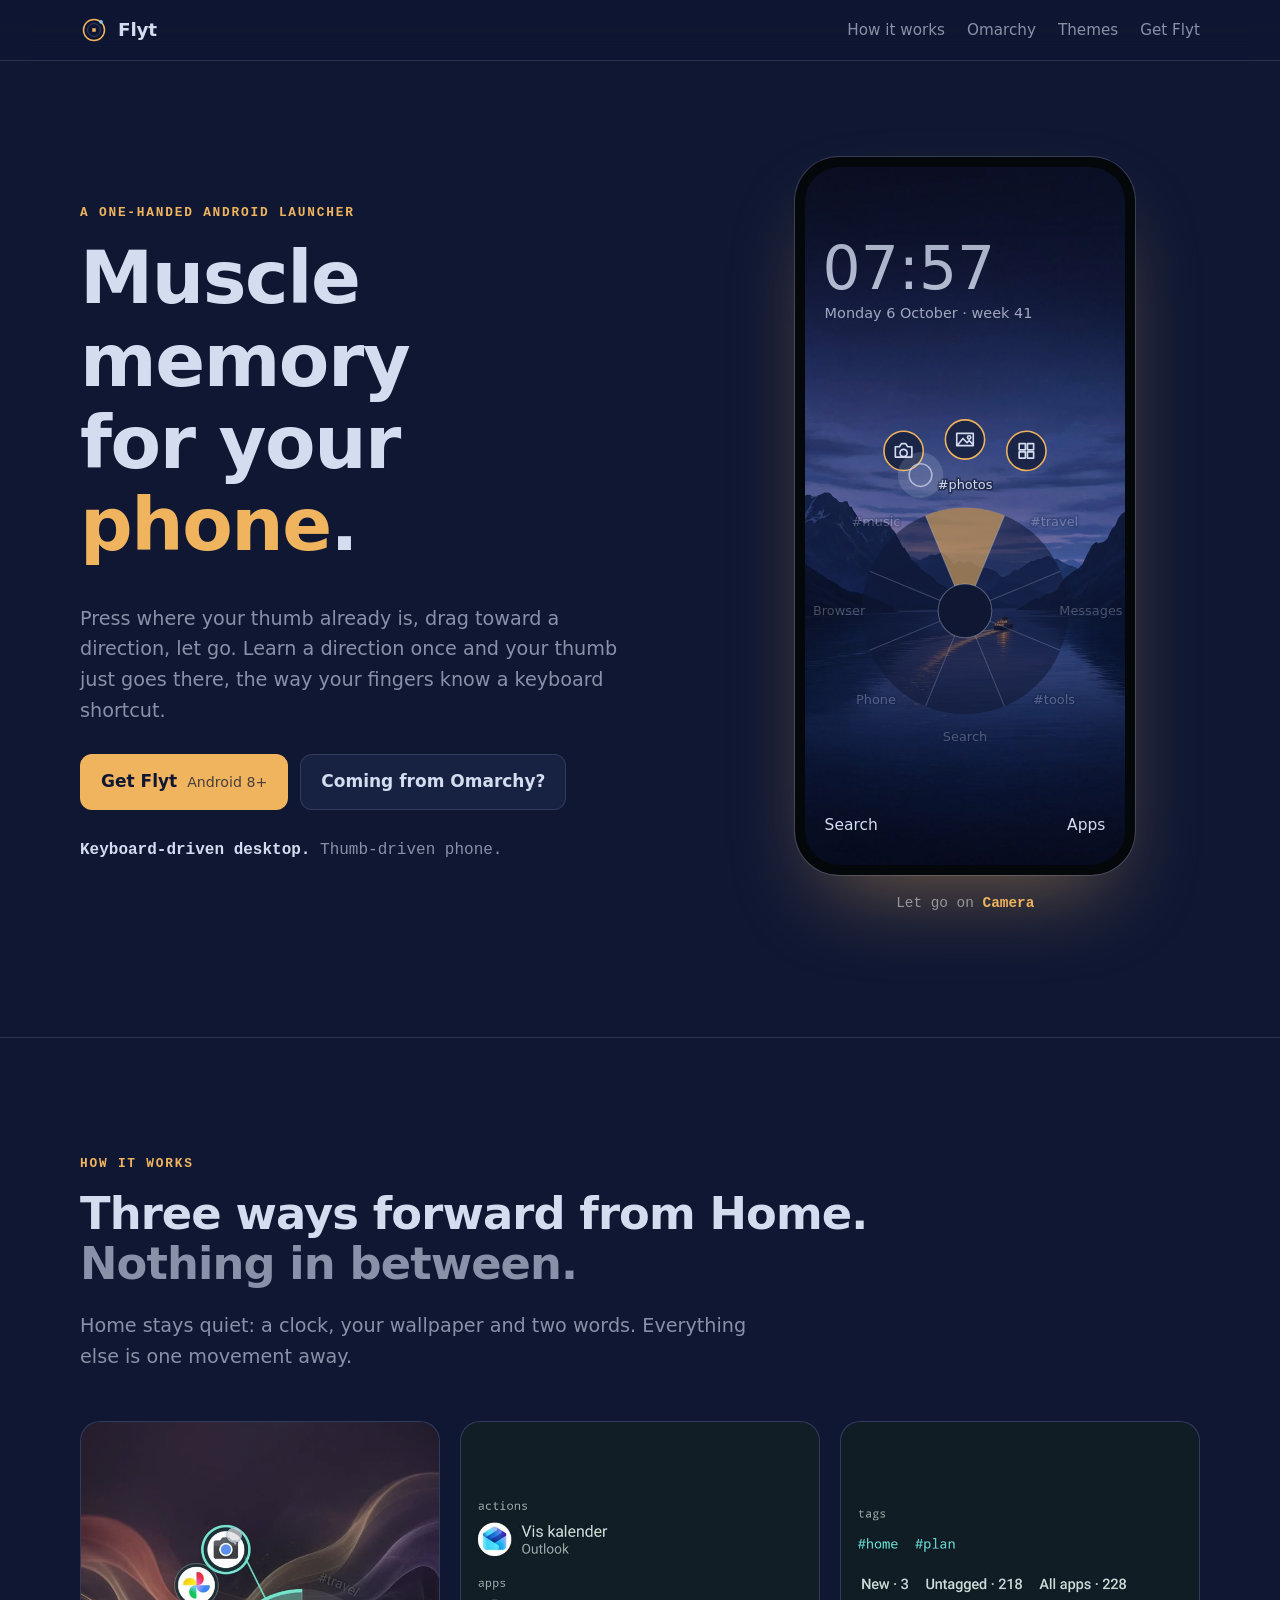
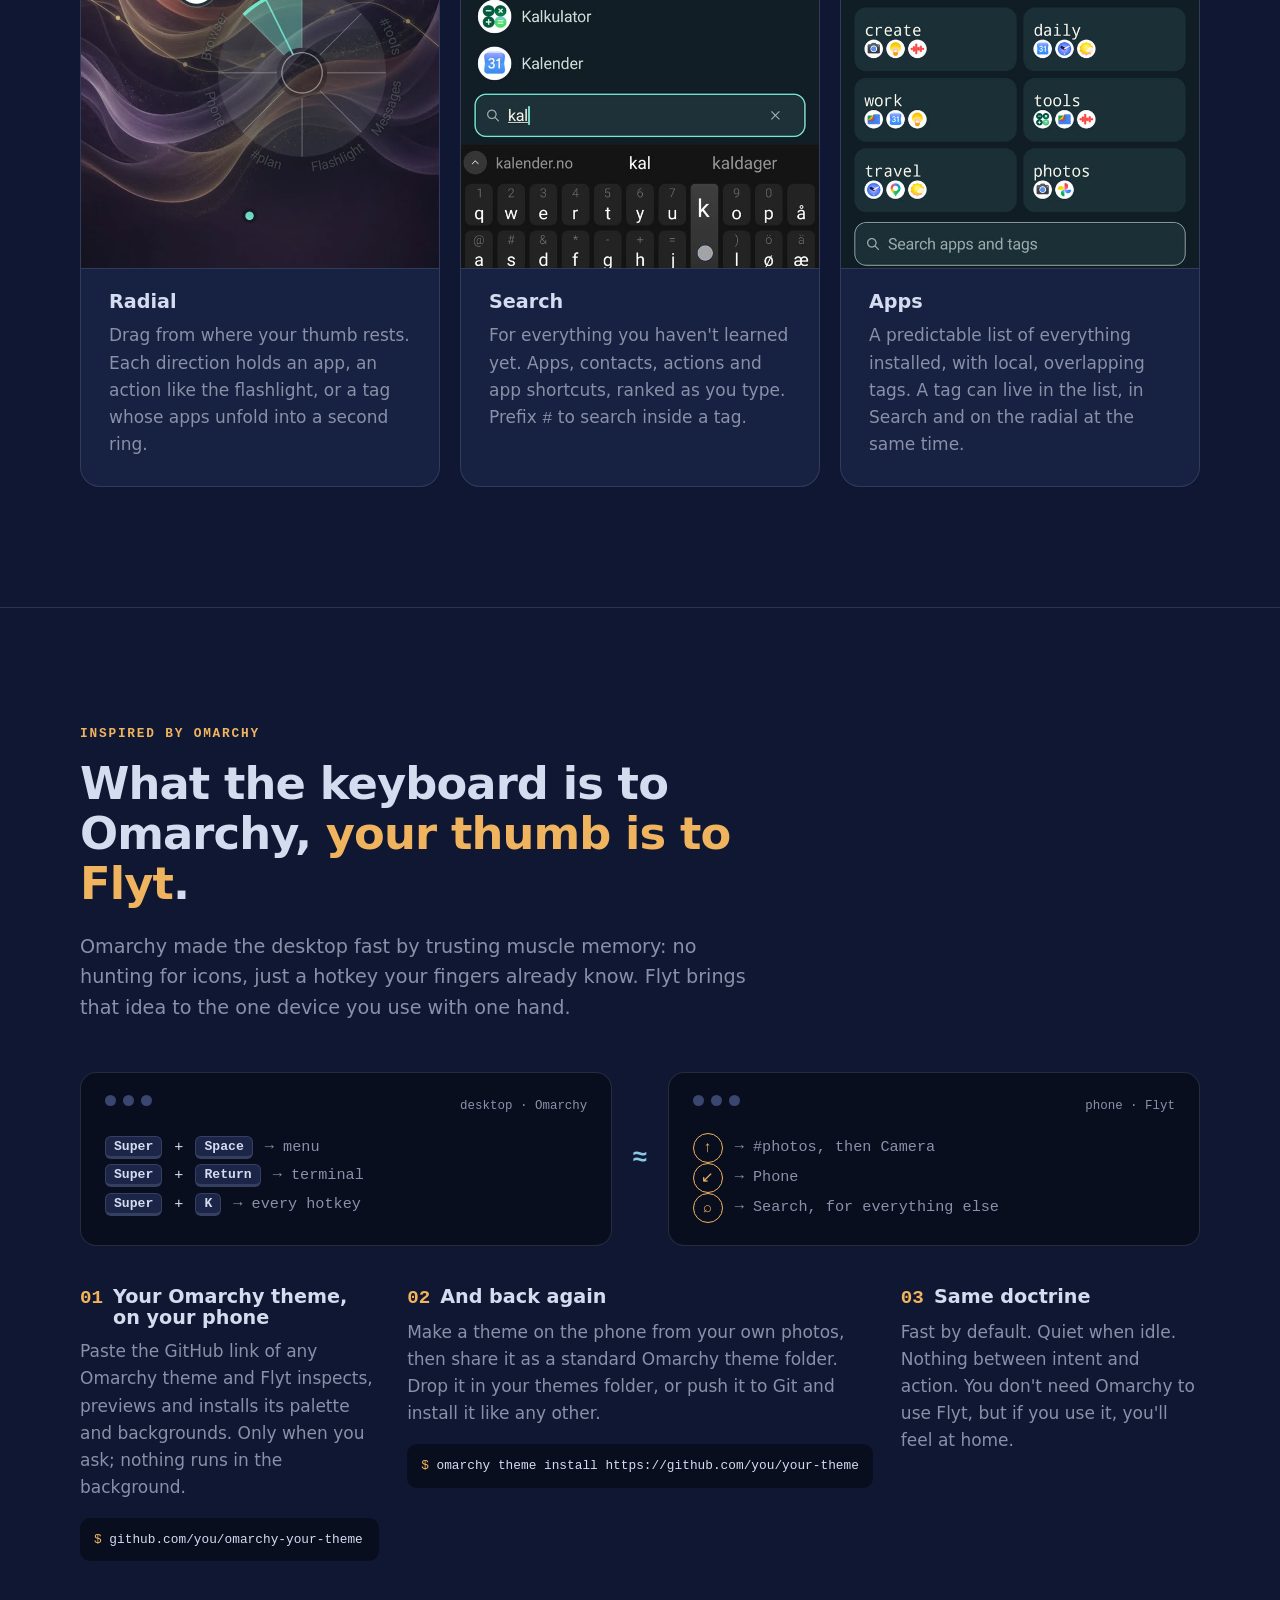
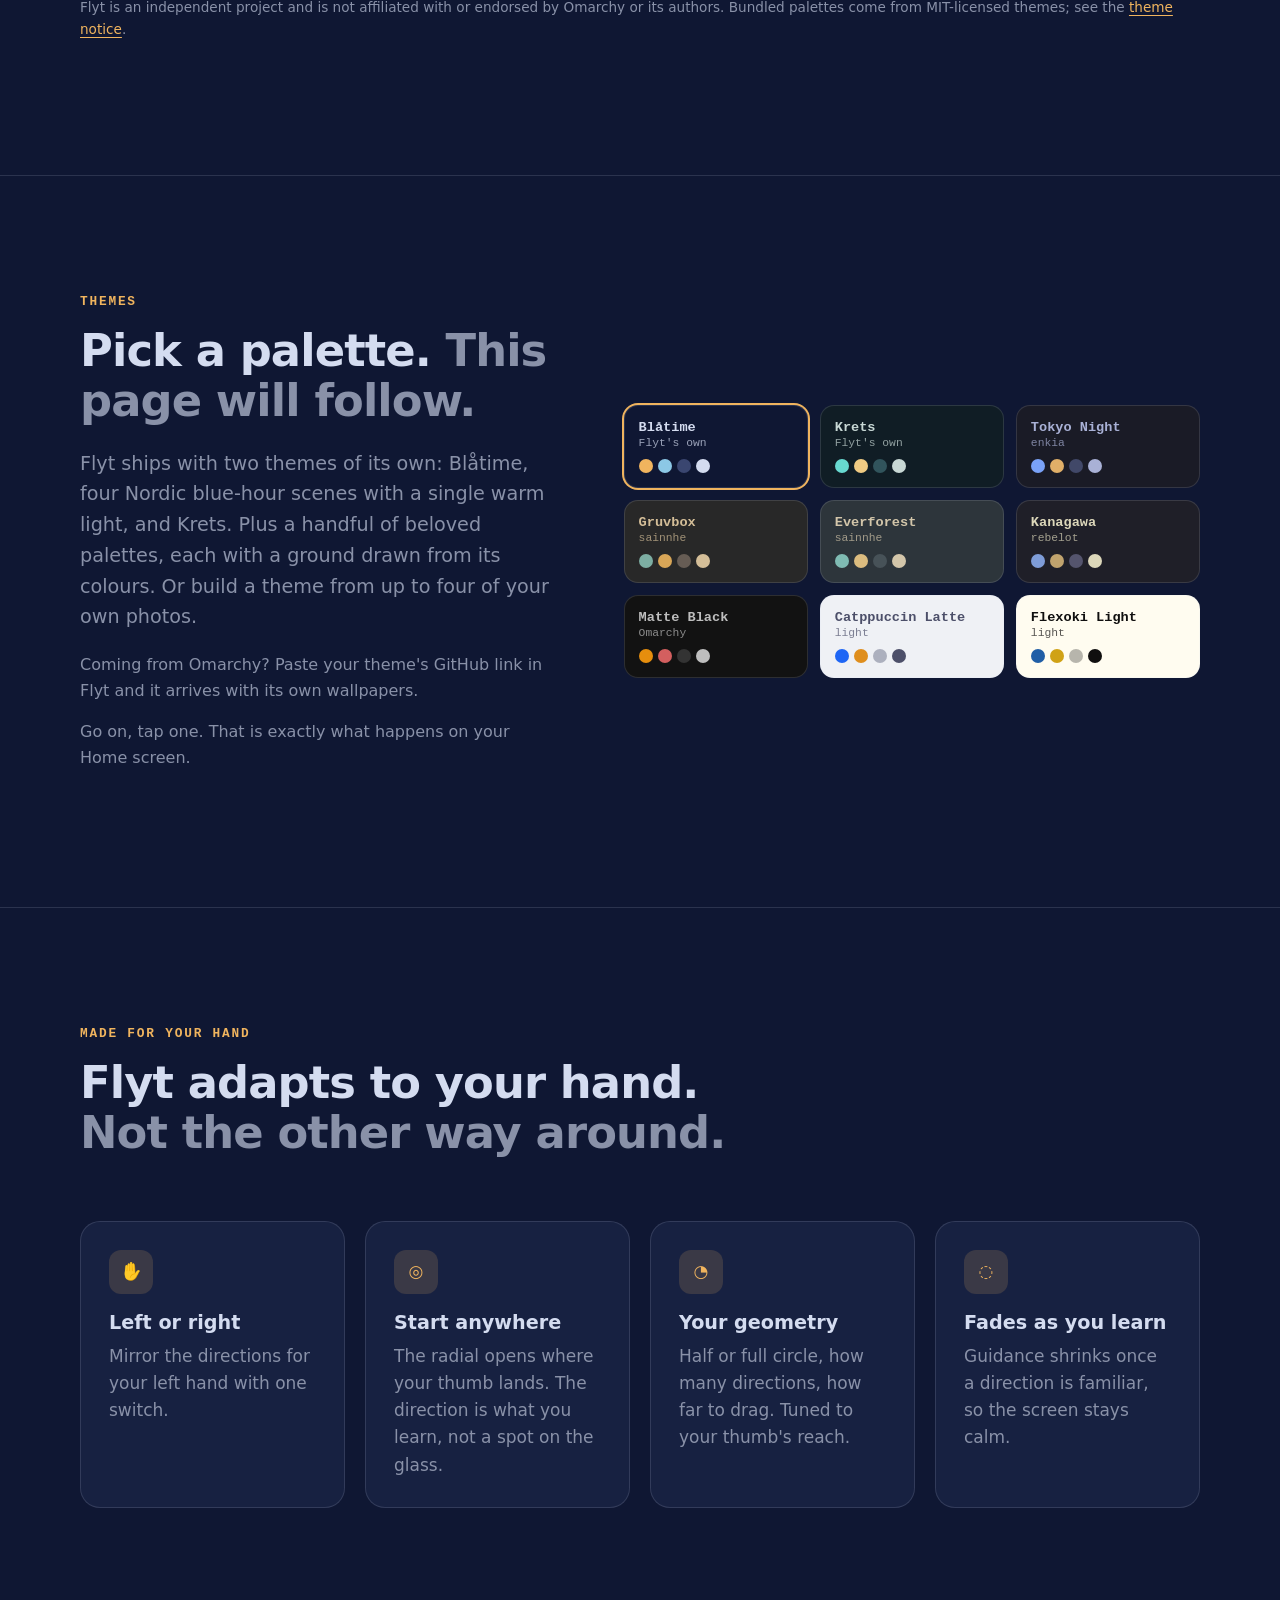
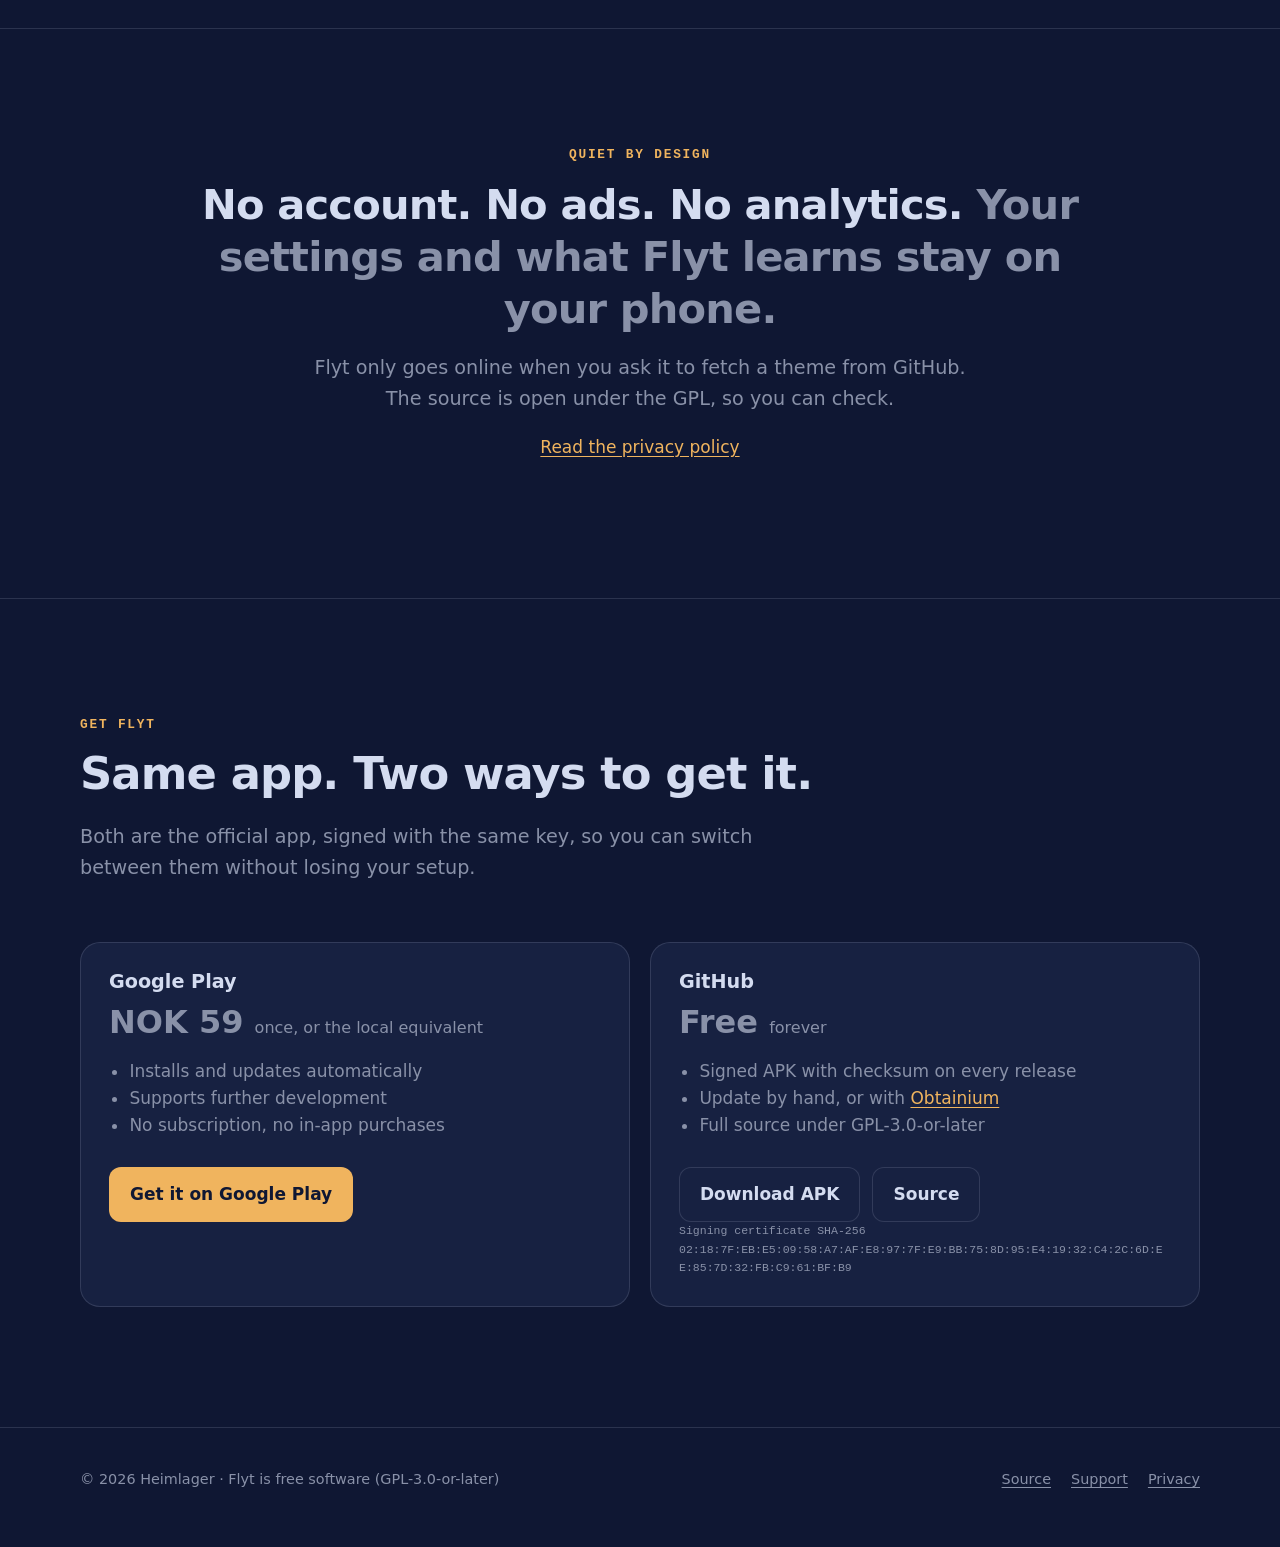
<file: index.html>
<!doctype html>
<html lang="en">
<head>
<meta charset="utf-8">
<meta name="viewport" content="width=device-width, initial-scale=1">
<title>Flyt — muscle memory for your phone</title>
<meta name="description" content="Flyt is a calm, one-handed Android launcher. Learn a direction once, then your thumb just goes there. Works with Omarchy themes. No account, ads or analytics.">
<meta name="theme-color" content="#0f1733">
<meta property="og:title" content="Flyt — muscle memory for your phone">
<meta property="og:description" content="What the keyboard is to Omarchy, your thumb is to Flyt. A calm, one-handed Android launcher.">
<meta property="og:type" content="website">
<link rel="icon" href="img/icon.svg" type="image/svg+xml">
<link rel="stylesheet" href="style.css">
</head>
<body>

<header class="nav">
  <div class="wrap">
    <a class="brand" href="./" aria-label="Flyt home">
      <svg viewBox="0 0 48 48" aria-hidden="true"><circle cx="24" cy="24" r="18" fill="none" stroke="var(--accent)" stroke-width="2.6"/><circle cx="24" cy="24" r="11" fill="none" stroke="var(--muted)" stroke-width="1.6"/><circle cx="36" cy="10" r="3.2" fill="var(--warm)"/><rect x="21" y="21" width="6" height="6" fill="var(--accent)"/></svg>
      Flyt
    </a>
    <nav>
      <a href="#how">How it works</a>
      <a href="#omarchy">Omarchy</a>
      <a href="#themes">Themes</a>
      <a class="cta-link" href="#get">Get Flyt</a>
    </nav>
  </div>
</header>

<main>
<section class="hero">
  <div class="wrap">
    <div>
      <span class="eyebrow">A one-handed Android launcher</span>
      <h1>Muscle memory<br>for your <span class="accent">phone</span>.</h1>
      <p class="lead">Press where your thumb already is, drag toward a direction, let go. Learn a direction once and your thumb just goes there, the way your fingers know a keyboard shortcut.</p>
      <div class="buttons">
        <a class="btn primary" href="#get">Get Flyt <small>Android 8+</small></a>
        <a class="btn" href="#omarchy">Coming from Omarchy?</a>
      </div>
      <p class="tagline"><b>Keyboard-driven desktop.</b> Thumb-driven phone.</p>
    </div>
    <div>
      <div class="phone" aria-label="Animation: a thumb opens Flyt's radial menu on the home screen, drags toward a tag, and its apps unfold in a second ring" role="img">
        <div class="screen">
          <svg id="demo" viewBox="0 0 320 676" preserveAspectRatio="xMidYMid slice" aria-hidden="true">
            <text x="22" y="118" style="fill:var(--fg);font:300 58px var(--sans)">07:57</text>
            <text x="24" y="146" style="fill:var(--fg);opacity:.85;font:400 14px var(--sans)">Monday 6 October · week 41</text>
            <text x="24" y="642" style="fill:var(--fg);font:500 15px var(--sans)">Search</text>
            <text x="296" y="642" text-anchor="end" style="fill:var(--fg);font:500 15px var(--sans)">Apps</text>
            <g id="radial"></g>
            <g id="toast" opacity="0">
              <rect x="95" y="560" width="130" height="34" rx="17" style="fill:var(--bg2);stroke:var(--accent)"/>
              <text id="toastText" x="160" y="582" text-anchor="middle" style="fill:var(--fg);font:500 13px var(--mono)"></text>
            </g>
            <g id="thumb" opacity="0">
              <circle r="22" style="fill:var(--fg);opacity:.16"/>
              <circle r="11" style="fill:none;stroke:var(--fg);stroke-width:1.5;opacity:.7"/>
            </g>
          </svg>
        </div>
      </div>
      <p class="caption" id="caption" aria-live="off">Press where your thumb rests</p>
    </div>
  </div>
</section>

<section id="how">
  <div class="wrap">
    <span class="eyebrow">How it works</span>
    <h2>Three ways forward from Home.<br><span style="color:var(--dim)">Nothing in between.</span></h2>
    <p class="lead">Home stays quiet: a clock, your wallpaper and two words. Everything else is one movement away.</p>
    <div class="ways">
      <article class="card">
        <div class="shot"><video src="media/radial.mp4" poster="media/radial-poster.jpg" autoplay muted loop playsinline aria-label="Screen recording: dragging toward #photos unfolds Camera and Photos, then letting go on Camera"></video></div>
        <h3>Radial</h3>
        <p>Drag from where your thumb rests. Each direction holds an app, an action like the flashlight, or a tag whose apps unfold into a second ring.</p>
      </article>
      <article class="card">
        <div class="shot"><video src="media/search.mp4" poster="media/search-poster.jpg" autoplay muted loop playsinline aria-label="Screen recording: Search shows tag chips and recent apps; typing kal finds the calculator"></video></div>
        <h3>Search</h3>
        <p>For everything you haven't learned yet. Apps, contacts, actions and app shortcuts, ranked as you type. Prefix <span class="mono">#</span> to search inside a tag.</p>
      </article>
      <article class="card">
        <div class="shot"><img src="media/apps.jpg" alt="The Apps screen with tag chips and six tag slots, each showing its apps" loading="lazy"></div>
        <h3>Apps</h3>
        <p>A predictable list of everything installed, with local, overlapping tags. A tag can live in the list, in Search and on the radial at the same time.</p>
      </article>
    </div>
  </div>
</section>

<section id="omarchy" class="omarchy">
  <div class="wrap">
    <span class="eyebrow">Inspired by Omarchy</span>
    <h2>What the keyboard is to Omarchy, <span class="accent">your thumb is to Flyt</span>.</h2>
    <p class="lead">Omarchy made the desktop fast by trusting muscle memory: no hunting for icons, just a hotkey your fingers already know. Flyt brings that idea to the one device you use with one hand.</p>

    <div class="versus">
      <div class="term">
        <div class="title"><i></i><i></i><i></i><span>desktop · Omarchy</span></div>
        <div class="row"><kbd>Super</kbd>+<kbd>Space</kbd><span class="to">→ menu</span></div>
        <div class="row"><kbd>Super</kbd>+<kbd>Return</kbd><span class="to">→ terminal</span></div>
        <div class="row"><kbd>Super</kbd>+<kbd>K</kbd><span class="to">→ every hotkey</span></div>
      </div>
      <div class="eq" aria-hidden="true">≈</div>
      <div class="term">
        <div class="title"><i></i><i></i><i></i><span>phone · Flyt</span></div>
        <div class="row"><span class="dir">↑</span><span class="to">→ #photos, then Camera</span></div>
        <div class="row"><span class="dir">↙</span><span class="to">→ Phone</span></div>
        <div class="row"><span class="dir">⌕</span><span class="to">→ Search, for everything else</span></div>
      </div>
    </div>

    <div class="points">
      <div>
        <h3><span class="accent mono">01</span> Your Omarchy theme, on your phone</h3>
        <p>Paste the GitHub link of any Omarchy theme and Flyt inspects, previews and installs its palette and backgrounds. Only when you ask; nothing runs in the background.</p>
        <span class="cmd">github.com/you/omarchy-your-theme</span>
      </div>
      <div>
        <h3><span class="accent mono">02</span> And back again</h3>
        <p>Make a theme on the phone from your own photos, then share it as a standard Omarchy theme folder. Drop it in your themes folder, or push it to Git and install it like any other.</p>
        <span class="cmd">omarchy theme install https://github.com/you/your-theme</span>
      </div>
      <div>
        <h3><span class="accent mono">03</span> Same doctrine</h3>
        <p>Fast by default. Quiet when idle. Nothing between intent and action. You don't need Omarchy to use Flyt, but if you use it, you'll feel at home.</p>
      </div>
    </div>
    <p class="fine">Flyt is an independent project and is not affiliated with or endorsed by Omarchy or its authors. Bundled palettes come from MIT-licensed themes; see the <a href="https://github.com/r4bi3s/flyt/blob/main/app/src/main/assets/themes/NOTICE.txt">theme notice</a>.</p>
  </div>
</section>

<section id="themes" class="themes">
  <div class="wrap">
    <div>
      <span class="eyebrow">Themes</span>
      <h2>Pick a palette. <span style="color:var(--dim)">This page will follow.</span></h2>
      <p class="lead">Flyt ships with two themes of its own: Blåtime, four Nordic blue-hour scenes with a single warm light, and Krets. Plus a handful of beloved palettes, each with a ground drawn from its colours. Or build a theme from up to four of your own photos.</p>
      <p class="lead" style="font-size:1rem">Coming from Omarchy? Paste your theme's GitHub link in Flyt and it arrives with its own wallpapers.</p>
      <p class="lead" style="font-size:1rem">Go on, tap one. That is exactly what happens on your Home screen.</p>
    </div>
    <div class="swatches" id="swatches" role="group" aria-label="Preview this page in a Flyt theme"></div>
  </div>
</section>

<section class="hand">
  <div class="wrap">
    <div class="intro">
      <span class="eyebrow">Made for your hand</span>
      <h2>Flyt adapts to your hand.<br><span style="color:var(--dim)">Not the other way around.</span></h2>
    </div>
    <article class="card"><div class="glyph" aria-hidden="true">✋</div><h3>Left or right</h3><p>Mirror the directions for your left hand with one switch.</p></article>
    <article class="card"><div class="glyph" aria-hidden="true">◎</div><h3>Start anywhere</h3><p>The radial opens where your thumb lands. The direction is what you learn, not a spot on the glass.</p></article>
    <article class="card"><div class="glyph" aria-hidden="true">◔</div><h3>Your geometry</h3><p>Half or full circle, how many directions, how far to drag. Tuned to your thumb's reach.</p></article>
    <article class="card"><div class="glyph" aria-hidden="true">◌</div><h3>Fades as you learn</h3><p>Guidance shrinks once a direction is familiar, so the screen stays calm.</p></article>
  </div>
</section>

<section class="quiet">
  <div class="wrap">
    <span class="eyebrow">Quiet by design</span>
    <p class="big">No account. No ads. No analytics. <span>Your settings and what Flyt learns stay on your phone.</span></p>
    <p class="lead" style="margin-inline:auto">Flyt only goes online when you ask it to fetch a theme from GitHub. The source is open under the GPL, so you can check.</p>
    <p><a href="privacy.html">Read the privacy policy</a></p>
  </div>
</section>

<section id="get" class="get">
  <div class="wrap">
    <div class="intro">
      <span class="eyebrow">Get Flyt</span>
      <h2>Same app. Two ways to get it.</h2>
      <p class="lead">Both are the official app, signed with the same key, so you can switch between them without losing your setup.</p>
    </div>
    <article class="card">
      <h3>Google Play</h3>
      <p class="price">NOK 59 <small>once, or the local equivalent</small></p>
      <ul>
        <li>Installs and updates automatically</li>
        <li>Supports further development</li>
        <li>No subscription, no in-app purchases</li>
      </ul>
      <div class="buttons"><a class="btn primary" href="https://play.google.com/store/apps/details?id=no.heimflyt.launcher">Get it on Google Play</a></div>
    </article>
    <article class="card">
      <h3>GitHub</h3>
      <p class="price">Free <small>forever</small></p>
      <ul>
        <li>Signed APK with checksum on every release</li>
        <li>Update by hand, or with <a href="https://github.com/ImranR98/Obtainium">Obtainium</a></li>
        <li>Full source under GPL-3.0-or-later</li>
      </ul>
      <div class="buttons"><a class="btn" href="https://github.com/r4bi3s/flyt/releases/latest">Download APK</a><a class="btn" href="https://github.com/r4bi3s/flyt">Source</a></div>
      <p class="fp">Signing certificate SHA-256<br>02:18:7F:EB:E5:09:58:A7:AF:E8:97:7F:E9:BB:75:8D:95:E4:19:32:C4:2C:6D:EE:85:7D:32:FB:C9:61:BF:B9</p>
    </article>
  </div>
</section>
</main>

<footer>
  <div class="wrap">
    <span>© 2026 Heimlager · Flyt is free software (GPL-3.0-or-later)</span>
    <nav>
      <a href="https://github.com/r4bi3s/flyt">Source</a>
      <a href="https://github.com/r4bi3s/flyt/issues">Support</a>
      <a href="privacy.html">Privacy</a>
    </nav>
  </div>
</footer>

<script src="flyt.js"></script>
</body>
</html>
</file>
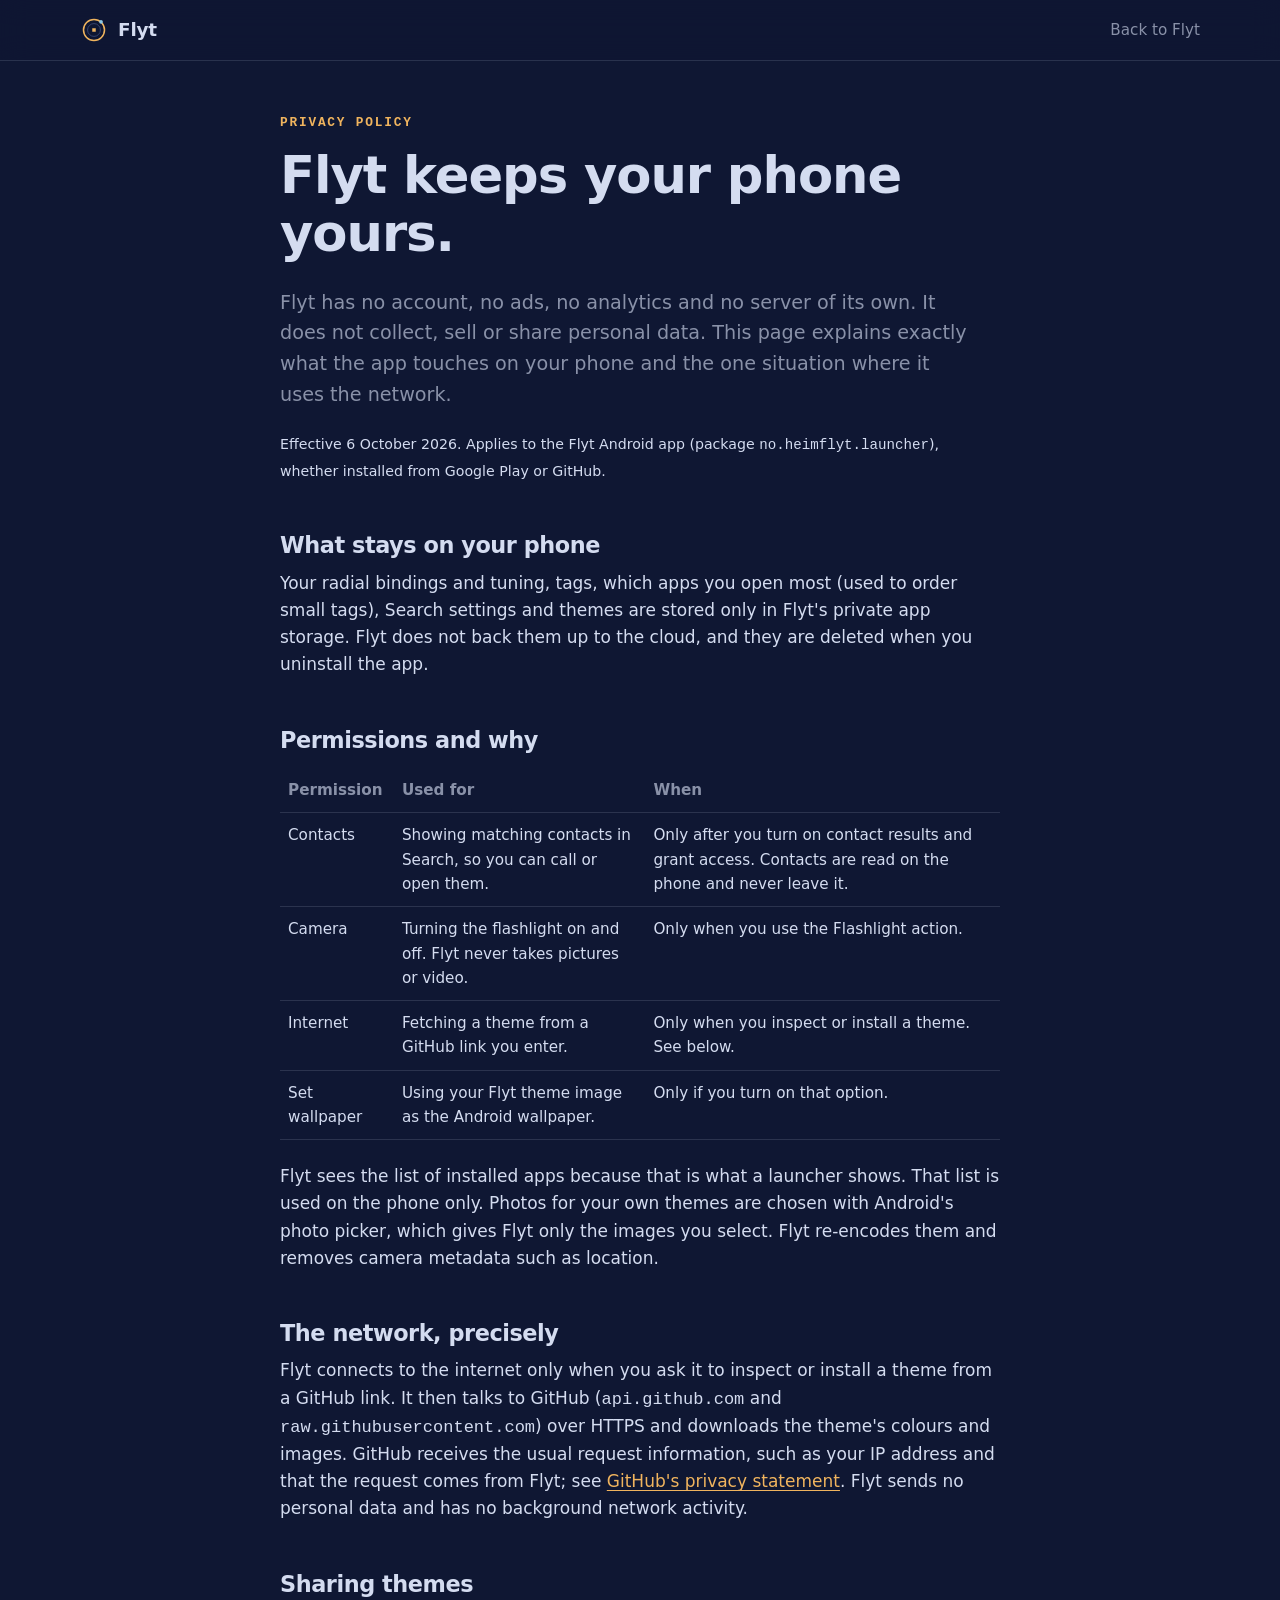
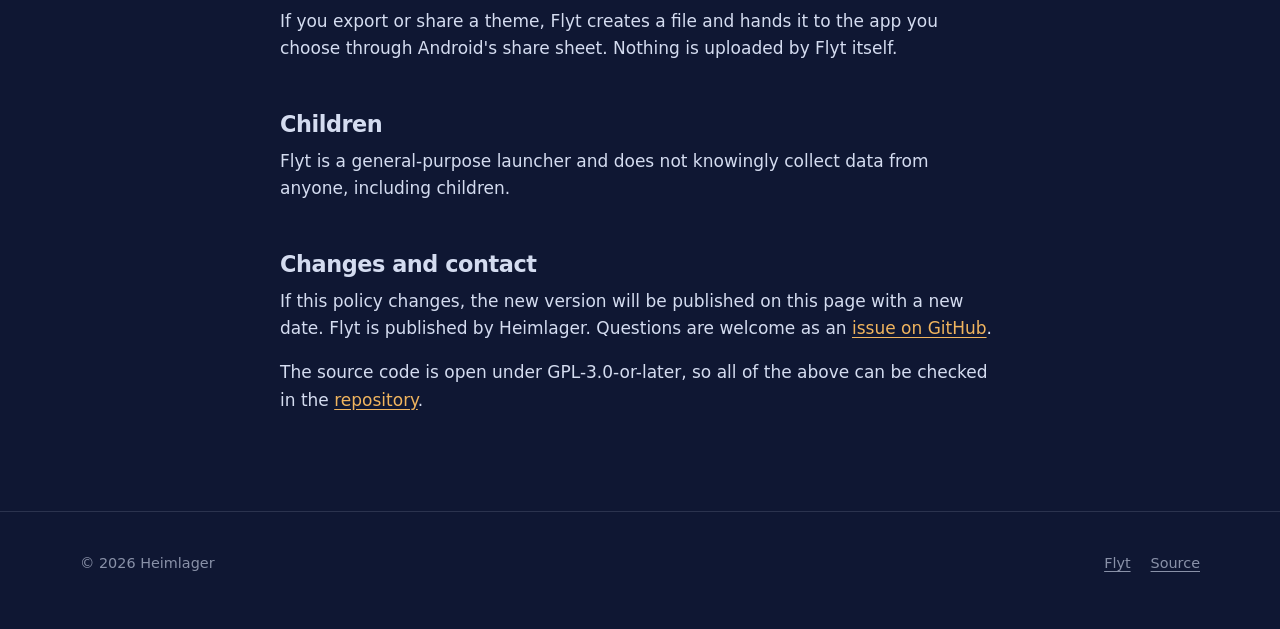
<file: privacy.html>
<!doctype html>
<html lang="en">
<head>
<meta charset="utf-8">
<meta name="viewport" content="width=device-width, initial-scale=1">
<title>Flyt privacy policy</title>
<meta name="description" content="Flyt has no account, ads or analytics. What the app accesses on your phone, when it uses the network, and what it never does.">
<meta name="theme-color" content="#101d25">
<link rel="icon" href="img/icon.svg" type="image/svg+xml">
<link rel="stylesheet" href="style.css">
</head>
<body>
<header class="nav">
  <div class="wrap">
    <a class="brand" href="./">
      <svg viewBox="0 0 48 48" aria-hidden="true"><circle cx="24" cy="24" r="18" fill="none" stroke="var(--accent)" stroke-width="2.6"/><circle cx="24" cy="24" r="11" fill="none" stroke="var(--muted)" stroke-width="1.6"/><circle cx="36" cy="10" r="3.2" fill="var(--warm)"/><rect x="21" y="21" width="6" height="6" fill="var(--accent)"/></svg>
      Flyt
    </a>
    <nav><a class="cta-link" href="./">Back to Flyt</a></nav>
  </div>
</header>

<main class="wrap prose">
  <span class="eyebrow">Privacy policy</span>
  <h1>Flyt keeps your phone yours.</h1>
  <p class="lead">Flyt has no account, no ads, no analytics and no server of its own. It does not collect, sell or share personal data. This page explains exactly what the app touches on your phone and the one situation where it uses the network.</p>
  <p><small>Effective 6 October 2026. Applies to the Flyt Android app (package <span class="mono">no.heimflyt.launcher</span>), whether installed from Google Play or GitHub.</small></p>

  <h2>What stays on your phone</h2>
  <p>Your radial bindings and tuning, tags, which apps you open most (used to order small tags), Search settings and themes are stored only in Flyt's private app storage. Flyt does not back them up to the cloud, and they are deleted when you uninstall the app.</p>

  <h2>Permissions and why</h2>
  <table>
    <tr><th>Permission</th><th>Used for</th><th>When</th></tr>
    <tr><td>Contacts</td><td>Showing matching contacts in Search, so you can call or open them.</td><td>Only after you turn on contact results and grant access. Contacts are read on the phone and never leave it.</td></tr>
    <tr><td>Camera</td><td>Turning the flashlight on and off. Flyt never takes pictures or video.</td><td>Only when you use the Flashlight action.</td></tr>
    <tr><td>Internet</td><td>Fetching a theme from a GitHub link you enter.</td><td>Only when you inspect or install a theme. See below.</td></tr>
    <tr><td>Set wallpaper</td><td>Using your Flyt theme image as the Android wallpaper.</td><td>Only if you turn on that option.</td></tr>
  </table>
  <p>Flyt sees the list of installed apps because that is what a launcher shows. That list is used on the phone only. Photos for your own themes are chosen with Android's photo picker, which gives Flyt only the images you select. Flyt re-encodes them and removes camera metadata such as location.</p>

  <h2>The network, precisely</h2>
  <p>Flyt connects to the internet only when you ask it to inspect or install a theme from a GitHub link. It then talks to GitHub (<span class="mono">api.github.com</span> and <span class="mono">raw.githubusercontent.com</span>) over HTTPS and downloads the theme's colours and images. GitHub receives the usual request information, such as your IP address and that the request comes from Flyt; see <a href="https://docs.github.com/en/site-policy/privacy-policies/github-general-privacy-statement">GitHub's privacy statement</a>. Flyt sends no personal data and has no background network activity.</p>

  <h2>Sharing themes</h2>
  <p>If you export or share a theme, Flyt creates a file and hands it to the app you choose through Android's share sheet. Nothing is uploaded by Flyt itself.</p>

  <h2>Children</h2>
  <p>Flyt is a general-purpose launcher and does not knowingly collect data from anyone, including children.</p>

  <h2>Changes and contact</h2>
  <p>If this policy changes, the new version will be published on this page with a new date. Flyt is published by Heimlager. Questions are welcome as an <a href="https://github.com/r4bi3s/flyt/issues">issue on GitHub</a>.</p>
  <p>The source code is open under GPL-3.0-or-later, so all of the above can be checked in the <a href="https://github.com/r4bi3s/flyt">repository</a>.</p>
</main>

<footer>
  <div class="wrap">
    <span>© 2026 Heimlager</span>
    <nav><a href="./">Flyt</a><a href="https://github.com/r4bi3s/flyt">Source</a></nav>
  </div>
</footer>
<script src="flyt.js"></script>
</body>
</html>
</file>
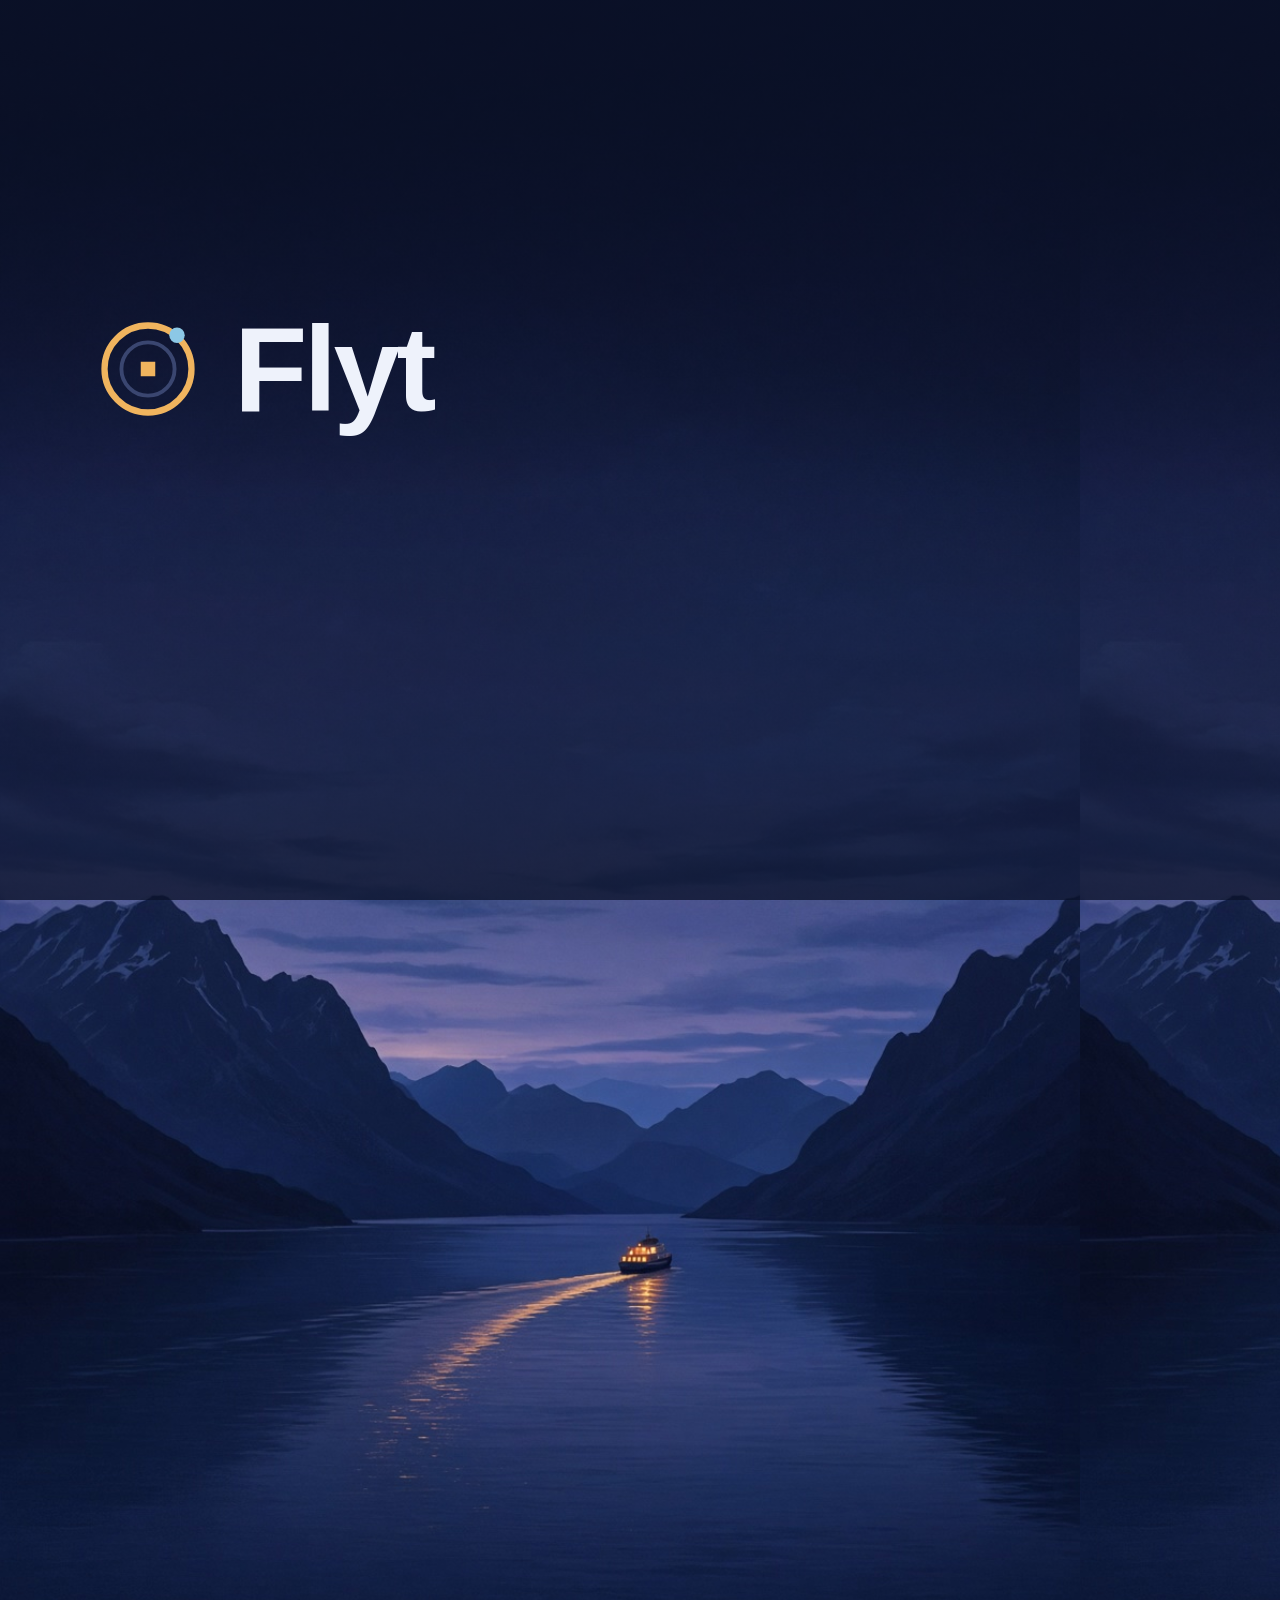
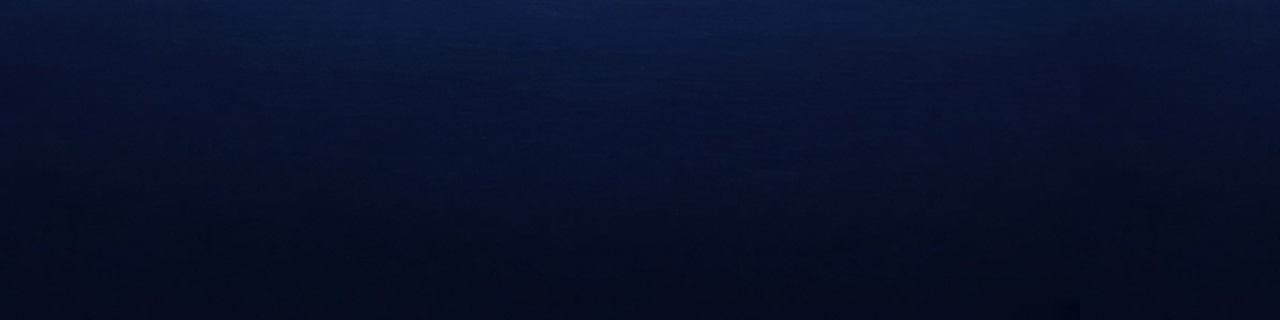
<file: release/store/card.html>
<!doctype html>
<html>
<head>
<meta charset="utf-8">
<!-- Title and end card for the social video, 1080×1920. ?title=…&sub=…&foot=… -->
<style>
  html, body { margin: 0; width: 1080px; height: 1920px; overflow: hidden; }
  body { background: url(../../app/src/main/assets/themes/blaatime/fjord.jpg) center / cover; font-family: Inter, sans-serif; color: #eef2fb; }
  .shade { position: absolute; inset: 0; background: linear-gradient(rgba(10,17,40,.88), rgba(10,17,40,.35) 55%, rgba(10,17,40,.75)); }
  .text { position: absolute; left: 90px; right: 90px; top: 300px; }
  .brand { display: flex; align-items: center; gap: 28px; font-size: 120px; font-weight: 700; letter-spacing: -0.03em; }
  .brand svg { width: 116px; height: 116px; }
  h1 { margin: 48px 0 0; font-size: 84px; line-height: 1.08; font-weight: 700; letter-spacing: -0.02em; }
  h1 em { font-style: normal; color: #f0b45e; }
  p { margin: 32px 0 0; font-size: 44px; line-height: 1.3; color: #c3cde8; }
  .foot { position: absolute; left: 90px; right: 90px; bottom: 170px; font-size: 46px; font-weight: 600; color: #f0b45e; }
</style>
</head>
<body>
  <div class="shade"></div>
  <div class="text">
    <div class="brand"><svg viewBox="0 0 48 48"><circle cx="24" cy="24" r="18" fill="none" stroke="#f0b45e" stroke-width="2.6"/><circle cx="24" cy="24" r="11" fill="none" stroke="#3a4670" stroke-width="1.6"/><circle cx="36" cy="10" r="3.2" fill="#8cc8e6"/><rect x="21" y="21" width="6" height="6" fill="#f0b45e"/></svg>Flyt</div>
    <h1 id="t"></h1>
    <p id="s"></p>
  </div>
  <div class="foot" id="f"></div>
  <script>
    const q = new URLSearchParams(location.search);
    document.getElementById("t").innerHTML = (q.get("title") || "").replace(/\*(.+?)\*/g, "<em>$1</em>");
    document.getElementById("s").textContent = q.get("sub") || "";
    document.getElementById("f").textContent = q.get("foot") || "";
  </script>
</body>
</html>
</file>
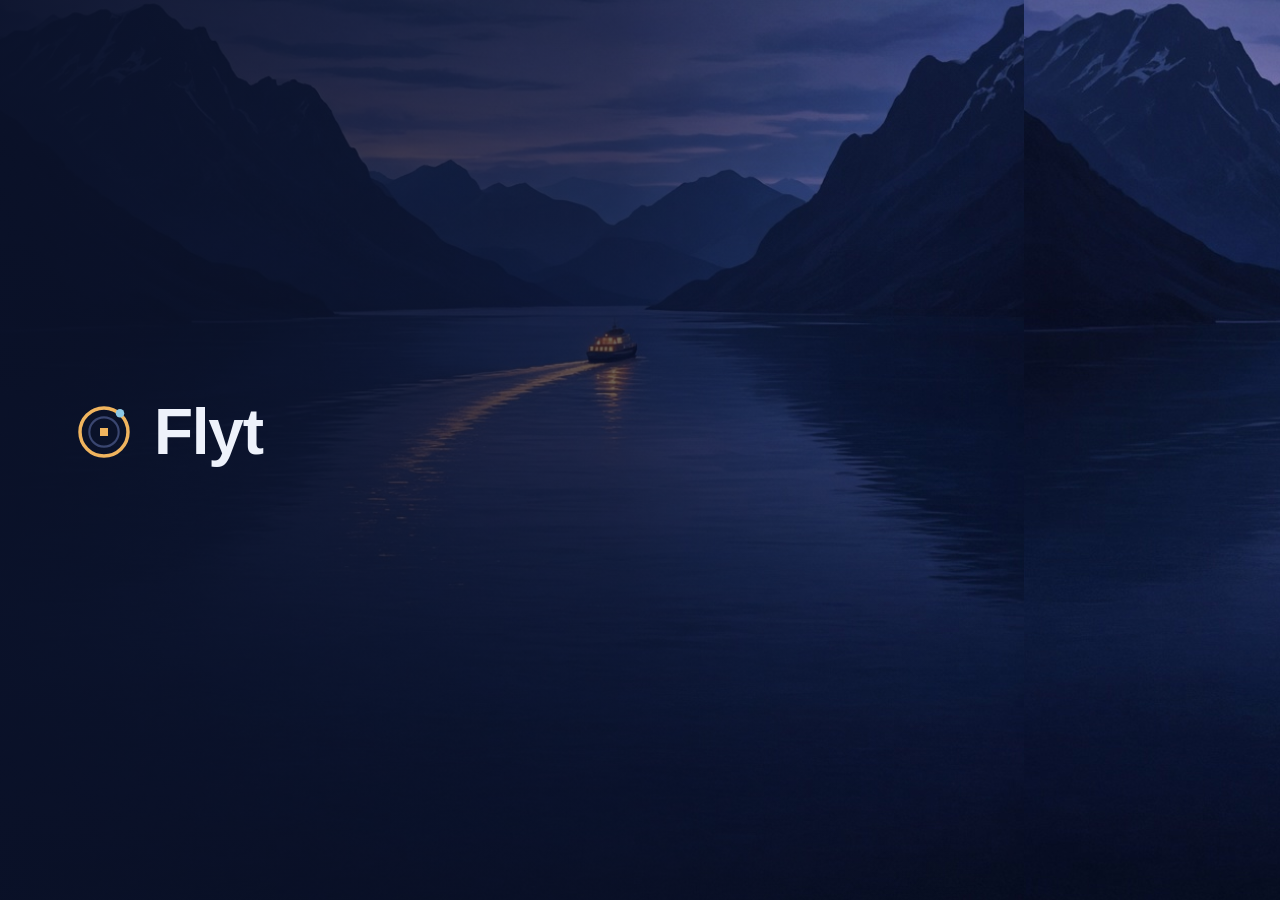
<file: release/store/feature.html>
<!doctype html>
<html>
<head>
<meta charset="utf-8">
<!-- Play feature graphic, 1024×500. ?title=…&sub=… -->
<style>
  html, body { margin: 0; width: 1024px; height: 500px; overflow: hidden; }
  body { background: url(../../app/src/main/assets/themes/blaatime/fjord.jpg) center 64% / cover; font-family: Inter, sans-serif; color: #eef2fb; }
  .shade { position: absolute; inset: 0; background: linear-gradient(90deg, rgba(10,17,40,.92) 0%, rgba(10,17,40,.6) 48%, rgba(10,17,40,0) 78%); }
  .text { position: absolute; left: 72px; top: 0; bottom: 0; display: flex; flex-direction: column; justify-content: center; }
  .brand { display: flex; align-items: center; gap: 18px; font-size: 64px; font-weight: 700; letter-spacing: -0.02em; }
  .brand svg { width: 64px; height: 64px; }
  h1 { margin: 22px 0 0; font-size: 40px; line-height: 1.15; font-weight: 600; max-width: 520px; }
  h1 em { font-style: normal; color: #f0b45e; }
  p { margin: 14px 0 0; font-size: 22px; color: #b8c3e0; max-width: 520px; }
</style>
</head>
<body>
  <div class="shade"></div>
  <div class="text">
    <div class="brand"><svg viewBox="0 0 48 48"><circle cx="24" cy="24" r="18" fill="none" stroke="#f0b45e" stroke-width="2.6"/><circle cx="24" cy="24" r="11" fill="none" stroke="#3a4670" stroke-width="1.6"/><circle cx="36" cy="10" r="3.2" fill="#8cc8e6"/><rect x="21" y="21" width="6" height="6" fill="#f0b45e"/></svg>Flyt</div>
    <h1 id="t"></h1>
    <p id="s"></p>
  </div>
  <script>
    const q = new URLSearchParams(location.search);
    document.getElementById("t").innerHTML = (q.get("title") || "").replace(/\*(.+?)\*/g, "<em>$1</em>");
    document.getElementById("s").textContent = q.get("sub") || "";
  </script>
</body>
</html>
</file>
<file: style.css>
/* Flyt site. Colours are an Omarchy palette; the theme picker swaps them. Default: Krets. */
:root {
  --bg: #0f1733; --bg2: #1b2547; --fg: #d4dcf0; --muted: #3a4670; --accent: #f0b45e; --warm: #8cc8e6;
  --dim: color-mix(in srgb, var(--fg) 62%, var(--bg));
  --line: color-mix(in srgb, var(--fg) 14%, transparent);
  --card: color-mix(in srgb, var(--bg2) 70%, var(--bg));
  --mono: ui-monospace, "JetBrains Mono", "Cascadia Code", "SF Mono", Menlo, Consolas, monospace;
  --sans: system-ui, -apple-system, "Segoe UI", Roboto, "Helvetica Neue", Arial, sans-serif;
  color-scheme: dark;
}
:root[data-light] { color-scheme: light; }
* { box-sizing: border-box; }
html { scroll-behavior: smooth; }
body { margin: 0; background: var(--bg); color: var(--fg); font: 17px/1.6 var(--sans); }
:root[data-anim] body { transition: background .5s, color .5s; }
a { color: var(--accent); text-underline-offset: 3px; }
img { max-width: 100%; display: block; }
.wrap { width: min(1120px, 100% - 32px); margin-inline: auto; }
.mono { font-family: var(--mono); }
h1, h2, h3 { line-height: 1.12; letter-spacing: -.02em; margin: 0 0 .5em; font-weight: 650; }
h1 { font-size: clamp(2.6rem, 6.4vw, 4.6rem); }
h2 { font-size: clamp(1.9rem, 4vw, 2.8rem); }
h3 { font-size: 1.2rem; letter-spacing: 0; }
p { margin: 0 0 1em; }
.lead { font-size: 1.2rem; color: var(--dim); max-width: 36em; }
.eyebrow { font: 600 .8rem/1 var(--mono); letter-spacing: .14em; text-transform: uppercase; color: var(--accent); margin-bottom: 1.1rem; display: block; }
.accent { color: var(--accent); }
.warm { color: var(--warm); }
section { padding: clamp(64px, 10vw, 120px) 0; border-top: 1px solid var(--line); }

/* Nav */
.nav { position: sticky; top: 0; z-index: 10; backdrop-filter: blur(14px); background: color-mix(in srgb, var(--bg) 78%, transparent); border-bottom: 1px solid var(--line); }
.nav .wrap { display: flex; align-items: center; gap: 24px; height: 60px; }
.brand { display: flex; align-items: center; gap: 10px; font-weight: 700; font-size: 1.15rem; color: var(--fg); text-decoration: none; letter-spacing: -.01em; }
.brand svg { width: 28px; height: 28px; }
.nav nav { margin-left: auto; display: flex; gap: 22px; font-size: .95rem; }
.nav nav a { color: var(--dim); text-decoration: none; }
.nav nav a:hover { color: var(--fg); }
@media (max-width: 720px) { .nav nav a:not(.cta-link) { display: none; } }

/* Buttons */
.buttons { display: flex; flex-wrap: wrap; gap: 12px; margin-top: 28px; }
.btn { display: inline-flex; align-items: center; gap: 10px; padding: 13px 20px; border-radius: 12px; font-weight: 600; text-decoration: none; border: 1px solid var(--line); color: var(--fg); background: var(--card); transition: transform .15s, border-color .15s; }
.btn:hover { transform: translateY(-1px); border-color: var(--accent); }
.btn.primary { background: var(--accent); color: var(--bg); border-color: transparent; }
.btn small { font-weight: 500; opacity: .75; }

/* Hero */
.hero { padding: clamp(48px, 8vw, 96px) 0 clamp(64px, 9vw, 110px); border-top: 0; overflow: hidden; }
.hero .wrap { display: grid; grid-template-columns: 1.1fr .9fr; gap: clamp(32px, 6vw, 80px); align-items: center; }
@media (max-width: 860px) { .hero .wrap { grid-template-columns: 1fr; } }
.tagline { font: 500 1rem/1.5 var(--mono); color: var(--dim); margin-top: 28px; }
.tagline b { color: var(--fg); font-weight: 600; }

/* Phone */
.phone { position: relative; width: min(340px, 100%); aspect-ratio: 9 / 19; margin-inline: auto; border-radius: 44px; padding: 10px; background: #05080b; box-shadow: 0 0 0 1px color-mix(in srgb, var(--fg) 18%, transparent), 0 40px 90px -30px color-mix(in srgb, var(--accent) 45%, transparent); }
.screen { position: relative; height: 100%; border-radius: 35px; overflow: hidden; background: var(--ground, var(--bg)); background-size: cover; background-position: center; }
:root:not([data-theme]) .screen, :root[data-theme="blaatime"] .screen { --ground: url(img/blaatime-fjord-720.jpg); }
:root[data-theme="krets"] .screen { --ground: url(img/krets-blue-720.jpg); }
.screen::after { content: ""; position: absolute; inset: 0; background: linear-gradient(to bottom, color-mix(in srgb, var(--bg) 30%, transparent), transparent 40%); pointer-events: none; }
.screen svg { position: absolute; inset: 0; width: 100%; height: 100%; }
.caption { text-align: center; margin-top: 18px; font: 500 .9rem/1.4 var(--mono); color: var(--dim); min-height: 1.4em; }
.caption b { color: var(--accent); font-weight: 600; }

/* Ways */
.ways { display: grid; grid-template-columns: repeat(3, 1fr); gap: 20px; margin-top: 48px; }
@media (max-width: 860px) { .ways { grid-template-columns: 1fr; } }
.card { background: var(--card); border: 1px solid var(--line); border-radius: 20px; padding: 28px; }
.card .glyph { width: 44px; height: 44px; border-radius: 12px; display: grid; place-items: center; background: color-mix(in srgb, var(--accent) 16%, transparent); color: var(--accent); margin-bottom: 18px; }
.card p { color: var(--dim); margin: 0; }
.card .shot { margin: -28px -28px 22px; aspect-ratio: 4 / 5; overflow: hidden; border-radius: 20px 20px 0 0; border-bottom: 1px solid var(--line); background: repeating-linear-gradient(135deg, transparent 0 12px, color-mix(in srgb, var(--fg) 4%, transparent) 12px 24px); display: grid; place-items: center; font: .8rem var(--mono); color: var(--dim); }

.card .shot video, .card .shot img { width: 100%; height: 100%; object-fit: cover; }

/* Omarchy */
.omarchy h2 { max-width: 15em; }
.versus { display: grid; grid-template-columns: 1fr auto 1fr; gap: 20px; align-items: stretch; margin: 48px 0 40px; }
@media (max-width: 860px) { .versus { grid-template-columns: 1fr; } .versus .eq { transform: rotate(90deg); } }
.term { background: color-mix(in srgb, var(--bg) 60%, #000); border: 1px solid var(--line); border-radius: 16px; padding: 22px 24px; font: .95rem/1.9 var(--mono); }
.term .title { display: flex; gap: 7px; margin-bottom: 14px; }
.term .title i { width: 11px; height: 11px; border-radius: 50%; background: var(--muted); }
.term .title span { margin-left: auto; font-size: .78rem; color: var(--dim); }
.row { display: flex; align-items: center; gap: 12px; }
.row .to { color: var(--dim); }
kbd { font: 600 .82rem var(--mono); padding: 2px 8px; border-radius: 6px; border: 1px solid var(--line); border-bottom-width: 3px; background: var(--bg2); color: var(--fg); }
.dir { display: inline-grid; place-items: center; width: 30px; height: 30px; border-radius: 50%; border: 1.5px solid var(--accent); color: var(--accent); font-size: .95rem; }
.eq { display: grid; place-items: center; font: 600 1.6rem var(--mono); color: var(--warm); }
.points { display: grid; grid-template-columns: repeat(3, 1fr); gap: 28px; }
@media (max-width: 860px) { .points { grid-template-columns: 1fr; } }
.points h3 { display: flex; gap: 10px; align-items: baseline; }
.points p { color: var(--dim); }
.cmd { display: block; margin-top: 10px; padding: 12px 14px; border-radius: 10px; background: color-mix(in srgb, var(--bg) 60%, #000); font: .8rem/1.5 var(--mono); color: var(--fg); overflow-x: auto; white-space: nowrap; }
.cmd::before { content: "$ "; color: var(--accent); }
.fine { font-size: .85rem; color: var(--dim); margin-top: 36px; }

/* Themes */
.themes .wrap { display: grid; grid-template-columns: .9fr 1.1fr; gap: clamp(32px, 6vw, 72px); align-items: center; }
@media (max-width: 860px) { .themes .wrap { grid-template-columns: 1fr; } }
.swatches { display: grid; grid-template-columns: repeat(auto-fill, minmax(150px, 1fr)); gap: 12px; }
.swatch { all: unset; cursor: pointer; border-radius: 14px; padding: 14px; border: 1px solid var(--line); background: var(--sbg); color: var(--sfg); font: 600 .85rem var(--mono); transition: transform .15s, box-shadow .15s; }
.swatch:hover { transform: translateY(-2px); }
.swatch:focus-visible { outline: 2px solid var(--accent); outline-offset: 2px; }
.swatch[aria-pressed="true"] { box-shadow: 0 0 0 2px var(--accent); }
.swatch .dots { display: flex; gap: 5px; margin-top: 10px; }
.swatch .dots i { width: 14px; height: 14px; border-radius: 50%; }
.swatch small { display: block; font-weight: 400; opacity: .7; margin-top: 2px; }

/* Hand */
.hand .wrap { display: grid; grid-template-columns: repeat(4, 1fr); gap: 20px; }
.hand .intro { grid-column: 1 / -1; margin-bottom: 20px; }
@media (max-width: 860px) { .hand .wrap { grid-template-columns: 1fr 1fr; } }
@media (max-width: 520px) { .hand .wrap { grid-template-columns: 1fr; } }

/* Privacy band */
.quiet { text-align: center; }
.quiet .big { font: 650 clamp(1.6rem, 4vw, 2.6rem)/1.25 var(--sans); letter-spacing: -.02em; max-width: 22em; margin: 0 auto 18px; }
.quiet .big span { color: var(--dim); }

/* Download */
.get .wrap { display: grid; grid-template-columns: 1fr 1fr; gap: 20px; }
.get .intro { grid-column: 1 / -1; margin-bottom: 20px; }
@media (max-width: 760px) { .get .wrap { grid-template-columns: 1fr; } }
.price { font: 650 2rem var(--sans); margin: 8px 0 4px; }
.price small { font-size: 1rem; color: var(--dim); font-weight: 500; }
.get ul { padding-left: 1.2em; color: var(--dim); }
.fp { font: .72rem/1.6 var(--mono); color: var(--dim); word-break: break-all; margin-top: 16px; }

footer { border-top: 1px solid var(--line); padding: 40px 0 56px; font-size: .9rem; color: var(--dim); }
footer .wrap { display: flex; flex-wrap: wrap; gap: 12px 28px; align-items: center; }
footer nav { display: flex; flex-wrap: wrap; gap: 20px; margin-left: auto; }
footer a { color: var(--dim); }

/* Prose page */
.prose { max-width: 720px; padding-top: 56px; padding-bottom: 80px; }
.prose h1 { font-size: clamp(2.2rem, 5vw, 3.2rem); }
.prose h2 { font-size: 1.4rem; margin-top: 2.2em; }
.prose li { margin-bottom: .4em; }
.prose table { border-collapse: collapse; width: 100%; font-size: .95rem; margin: 1em 0 1.5em; }
.prose td, .prose th { border-bottom: 1px solid var(--line); padding: 10px 8px; text-align: left; vertical-align: top; }
.prose th { color: var(--dim); font-weight: 600; }

@media (prefers-reduced-motion: reduce) { * { transition: none !important; scroll-behavior: auto !important; } }
</file>
